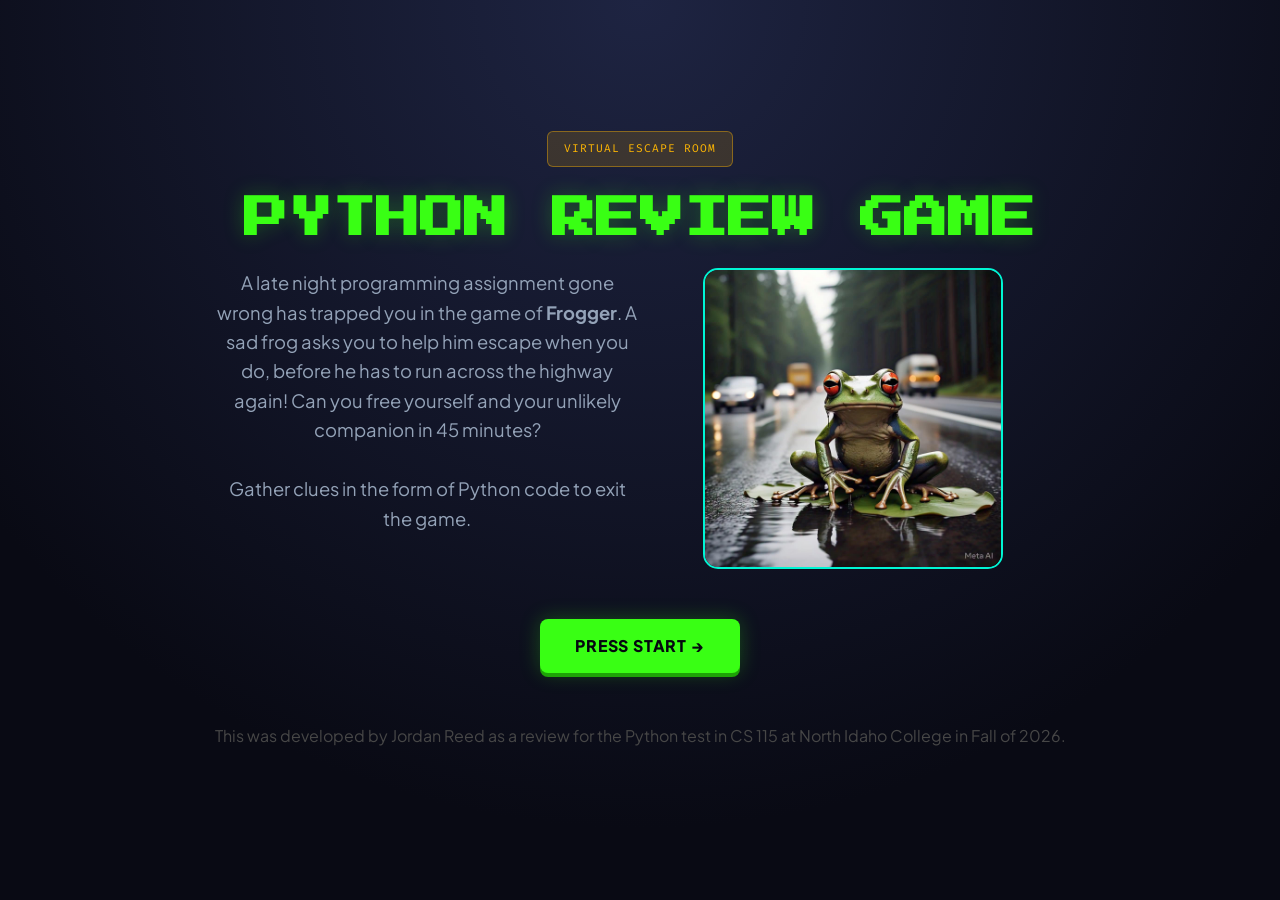
<file: index.html>
<!DOCTYPE html>
<html lang="en">
<head>
    <meta charset="UTF-8">
    <meta name="viewport" content="width=device-width, initial-scale=1.0">
    <title>Python Review Game</title>
    <link rel="stylesheet" href="custom.css">
</head>
<body>
    <header class="hero hero-landing">        
        <div class="hero-content">
            <span class="arcade-tag">VIRTUAL ESCAPE ROOM</span>
            <h1>PYTHON REVIEW GAME</h1>
            
            <div style="display: grid; grid-template-columns: repeat(auto-fill, minmax(400px, 1fr));">
                
                <div style="display: flex;">
                    <p style="max-width: 800px;">
                        A late night programming assignment gone wrong has trapped you in the game of <strong>Frogger</strong>. A sad frog asks you to help him escape when you do, before he has to run across the highway again! Can you free yourself and your unlikely companion in 45 minutes? 

                        <br /><br />Gather clues in the form of Python code to exit the game.
                    </p>
                </div>
                <div style="display: flex; justify-content: center;">
                    <Image 
                        src="images/frogger.jpg" style="width: 300px; border-radius: 15px; border: 2px solid var(--river-cyan);" 
                        alt="Trapped sad pixel art frog behind arcade glass" 
                        caption="Subject #404: Un-freed" 
                    />
                </div>
            </div>
            
            <div style="margin-top: 50px;">
                <a class="btn-primary" href="home.html">
                Press Start &rarr;
            </a>
            </div>
            

            <p style="padding-top: 50px; color: rgb(71, 71, 71); font-size: 16px; bottom: 0;">
                This was developed by Jordan Reed as a review for the Python test in CS 115 at North Idaho College in Fall of 2026.
            </p>
        </div>
        
    </header>
    
</body>
</html>
</file>
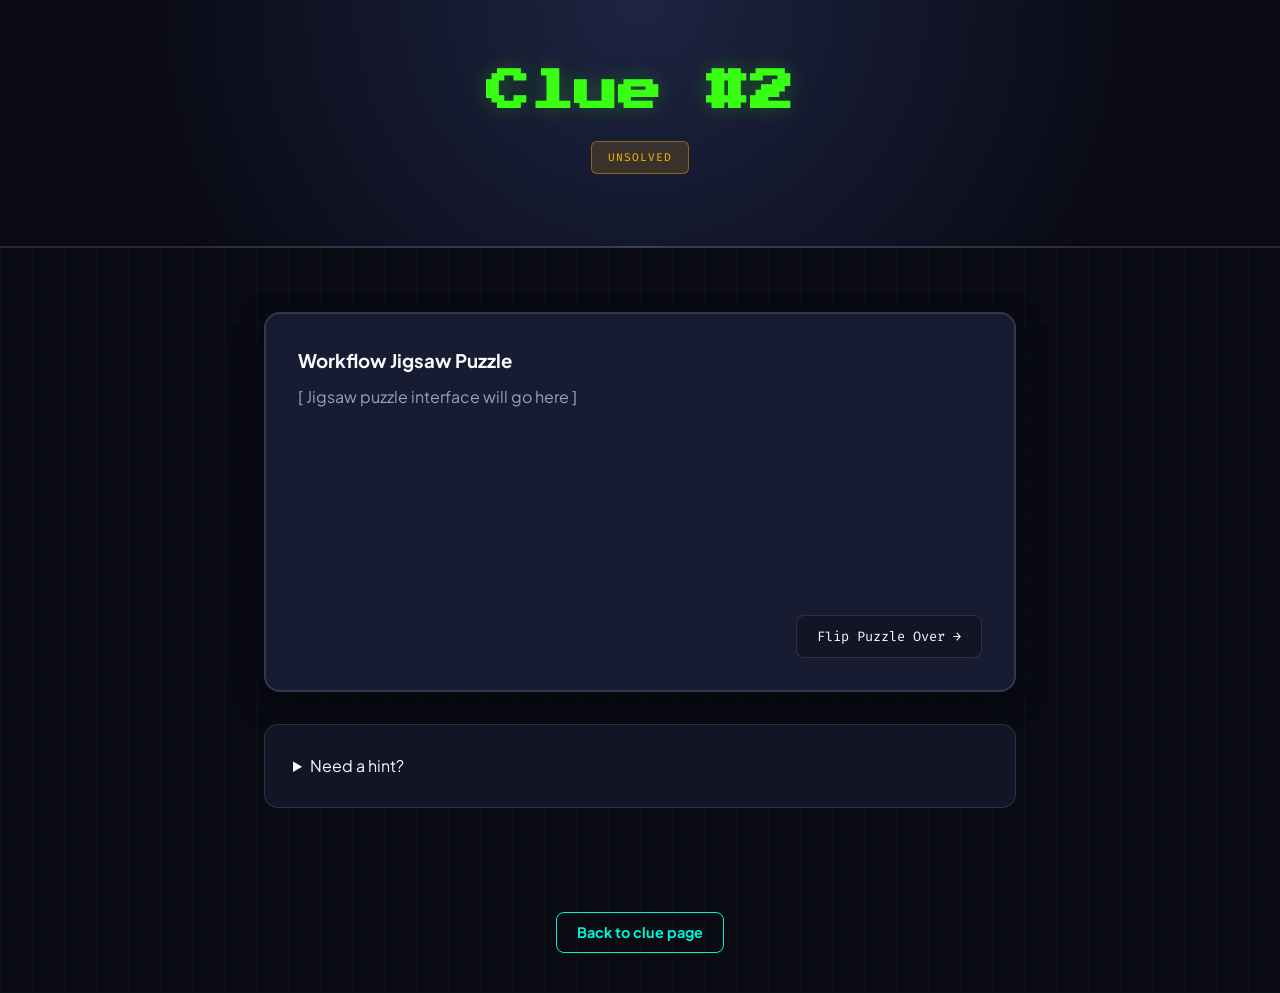
<file: clue2_puzzle.html>
<!DOCTYPE html>
<html lang="en">
    <head>
        <meta charset="UTF-8">
        <meta name="viewport" content="width=device-width, initial-scale=1.0">
        <title>Clue #2</title>
        <link rel="stylesheet" href="custom.css">
    </head>

    <body>
        <header class="hero">
            <div class="hero-content">
                
                <h1>Clue #2</h1>
                
                <button class="arcade-tag status-toggle" type="button" aria-pressed="false"
                data-clue-id="2">
                    Unsolved
                </button>
            </div>
        </header>

        <!-- main content of page -->
        <main class="container" style="max-width: 800px; padding: 2rem 1.5rem;">
            
            <!-- puzzle portion -->
            <div class="flip-card-container" >
                <input type="checkbox" id="puzzle-flip-toggle" class="flip-checkbox">

                <div class="flip-card">
                    <!-- FRONT SIDE -->
                    <div class="flip-card-face flip-front">
                        <div>
                            <h3>Workflow Jigsaw Puzzle</h3>
                            <p style="color: var(--text-muted); margin-top: 0.5rem;">
                                [ Jigsaw puzzle interface will go here ]
                            </p>
                        </div>
                        <div style="text-align: right; position: relative; z-index: 5;">
                            <label for="puzzle-flip-toggle" class="btn-flip">Flip Puzzle Over &rarr;</label>
                        </div>
                    </div>

                    <!-- BACK SIDE -->
                    <div class="flip-card-face flip-back">
                        <div>
                            <h3>Grid Clue</h3>
                            <p style="color: var(--text-muted); margin-top: 0.5rem; font-size: 0.9rem;">
                                The reverse side reveals the initial state matrix for the river cell simulation. Trace one generation to find Digit 3.
                            </p>
                            <div class="conway-preview-grid">
                                <span>.</span><span>#</span><span>.</span>
                                <span>#</span><span>#</span><span>.</span>
                                <span>.</span><span>.</span><span>#</span>
                            </div>
                        </div>

                        <div style="position: relative; z-index: 5;">
                            <label for="puzzle-flip-toggle" class="btn-flip">&larr; Flip Back to Puzzle</label>
                        </div>
                    </div>
                </div>
            </div>

            <!-- hint button -->
            <details class="panel" style="margin-bottom: 2rem;">
                <summary>Need a hint?</summary>
                <p style="margin-top: 0.75rem; color: var(--text-muted);">
                    Solve the jigsaw puzzle.
                </p>

                <details style="margin-top: 2rem;">
                    <summary>Need another hint?</summary>
                    <p style="margin-top: 0.75rem; color: var(--text-muted);">
                        The revserse side of the puzzle reveals a grid of cells to use in Conway's Game of Life.
                    </p>
                </details>
            </details>

        </main>

        <footer style="padding:40px; text-align: center;">
            <a class="btn-investigate" href="home.html" style="display: inline-block; width: auto; padding: 0.5rem 1.25rem;">Back to clue page</a>
        </footer>

        <script src="js/progress.js"></script>
    </body>
</html>
</file>
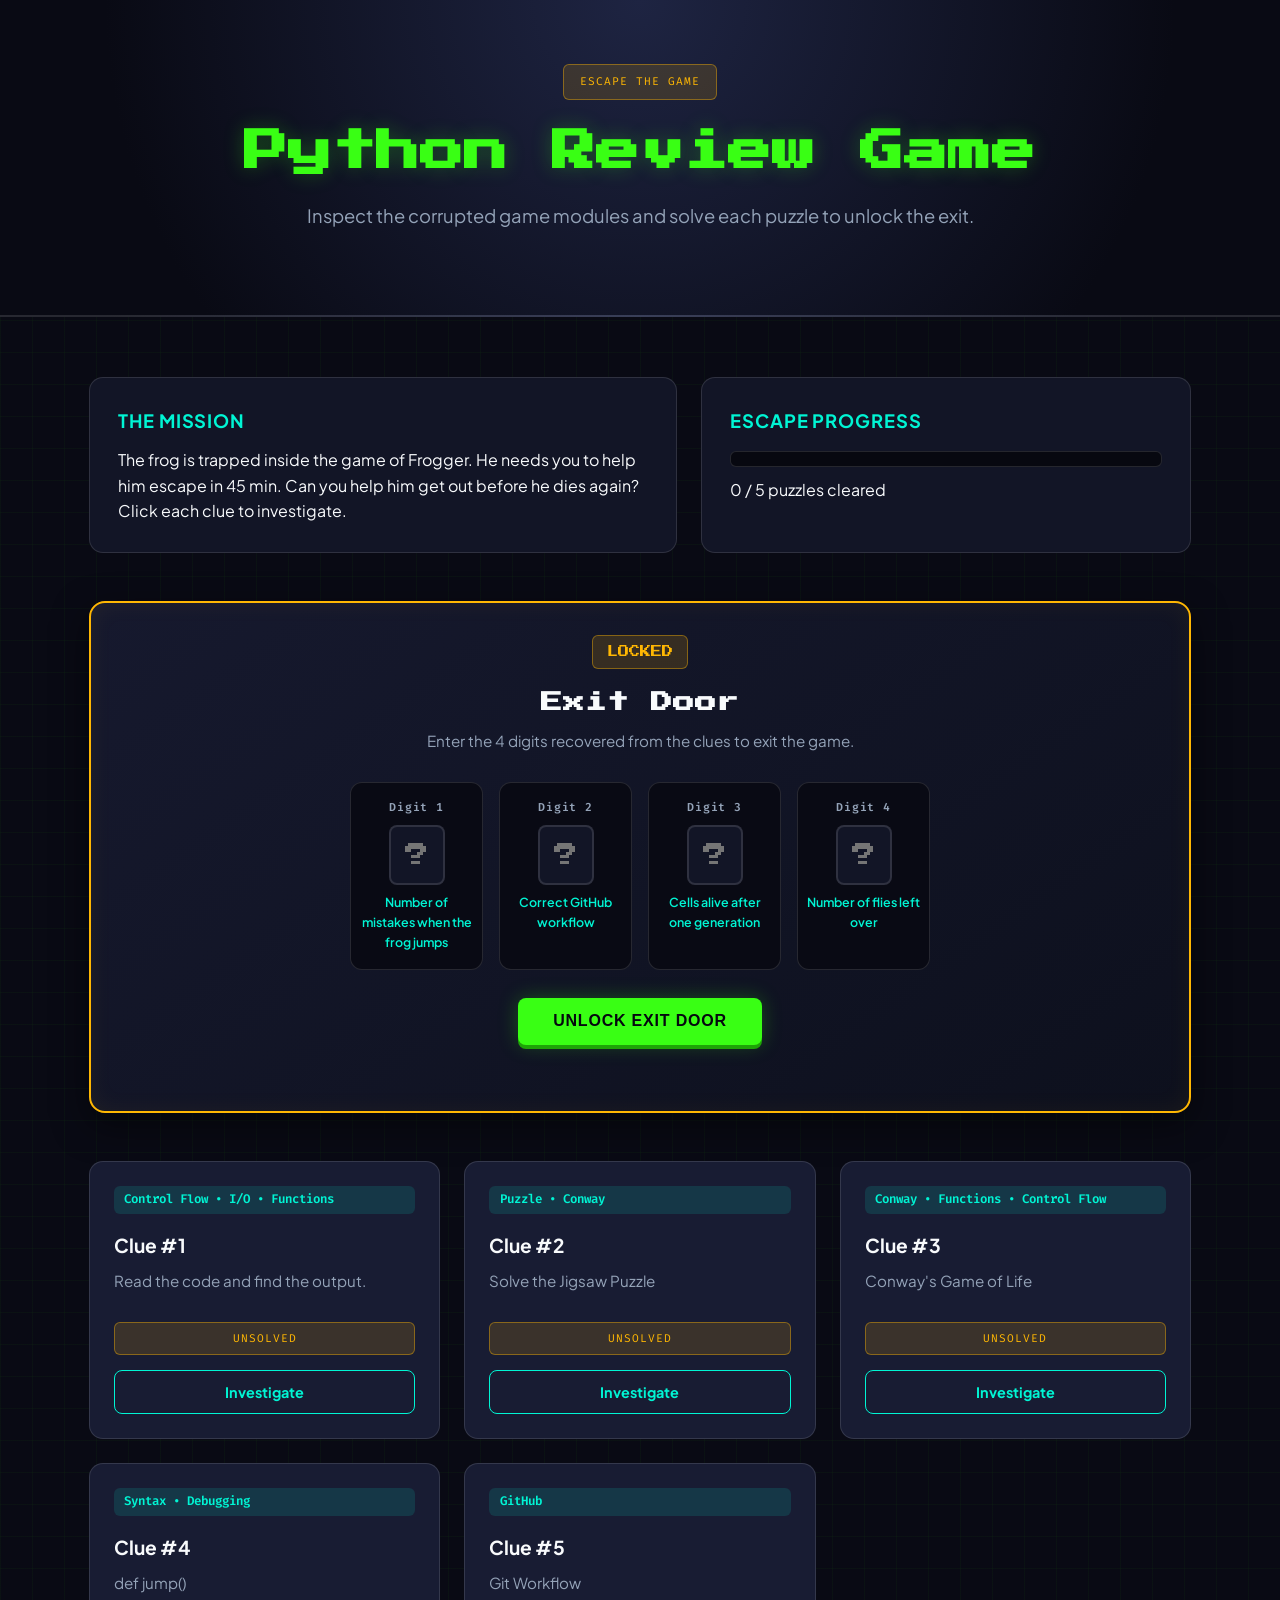
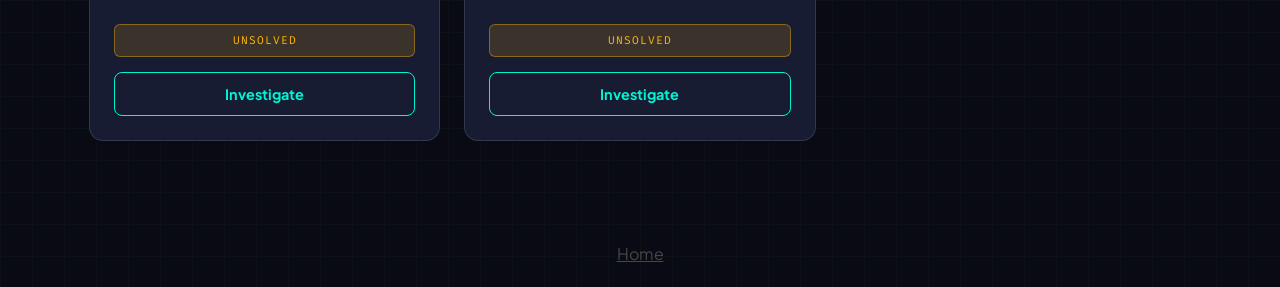
<file: home.html>
<!DOCTYPE html>
<html lang="en">
<head>
    <meta charset="UTF-8">
    <meta name="viewport" content="width=device-width, initial-scale=1.0">
    <title>Clues</title>
    <link rel="stylesheet" href="custom.css">
    
</head>
<body>

    <header class="hero">
        <div class="hero-content">
            <span class="arcade-tag">Escape the Game</span>
            <h1>Python Review Game</h1>
            <p>Inspect the corrupted game modules and solve each puzzle to unlock the exit.</p>
        </div>
    </header>

    <main class="container">
        <!-- Mission & Live Progress -->
        <section class="dashboard-top">
            <div class="panel">
                <h2>The Mission</h2>
                <p>
                    The frog is trapped inside the game of Frogger. He needs you to help him escape in 45 min. Can you help him get out before he dies again?

                    Click each clue to investigate.
                </p>
            </div>

            <div class="panel">
                <h2>Escape Progress</h2>
                <div class="progress-bar" role="progressbar"aria-label="Puzzle progress" aria-valuemin="0" aria-valuemax="5" aria-valuenow="0">
                    <div class="progress-fill" id="progress-fill"></div>
                </div>
                <div>
                    <p id="progress-text">0 / 5 puzzles cleared</p>
                </div>
            </div>
        </section>

        <!-- exit vault -->
        <section class="exit-vault">
            <div class="vault-header">
                <div class="vault-badge">LOCKED</div>
                <h2>Exit Door</h2>
                <p>
                    Enter the 4 digits recovered from the clues to exit the game.</p>
            </div>

            <!-- vault grid -->
            <div class="vault-digits-grid">
                <div class="digit-slot">
                    <label for="digit 1">Digit 1</label>
                    <input type="text" class="digit-input" maxlength="1" inputmode="numeric" placeholder="?">
                    <span class="digit-hint">Number of mistakes when the frog jumps</span>
                </div>
                <div class="digit-slot">
                    <label for="digit 1">Digit 2</label>
                    <input type="text" class="digit-input" maxlength="1" inputmode="numeric" placeholder="?">
                    <span class="digit-hint">Correct GitHub workflow</span>
                </div>
                <div class="digit-slot">
                    <label for="digit 1">Digit 3</label>
                    <input type="text" class="digit-input" maxlength="1" inputmode="numeric" placeholder="?">
                    <span class="digit-hint">Cells alive after one generation</span>
                </div>
                <div class="digit-slot">
                    <label for="digit 1">Digit 4</label>
                    <input type="text" class="digit-input" maxlength="1" inputmode="numeric" placeholder="?">
                    <span class="digit-hint">Number of flies left over</span>
                </div>
            </div>

            <!-- submit guess -->
             <div class="vault-controls">
                <button class="btn-primary">Unlock Exit Door</button>
                <p class="vault-feedback"></p>
             </div>
        </section>

        <!-- clue grid  -->
        <div class="clue-grid">
            <div class="clue-card" data-clue-id="1">
                <div class="card-badge">Control Flow • I/O • Functions</div>
                <h3>Clue #1</h3>
                <p>Read the code and find the output.</p>

                <button class="arcade-tag status-toggle" type="button" aria-pressed="false"
                data-clue-id="1"
                style="margin-top: 5px; margin-bottom: 15px">
                    Unsolved
                </button>

                <a class="btn-investigate" href="clue1.html">Investigate</a>
                
                
            </div>
            <div class="clue-card" data-clue-id="2">
                <div class="card-badge">Puzzle • Conway</div>
                <h3>Clue #2</h3>
                <p>Solve the Jigsaw Puzzle</p>

                <button class="arcade-tag status-toggle" type="button" aria-pressed="false"
                data-clue-id="2"
                style="margin-top: 5px; margin-bottom: 15px">
                    Unsolved
                </button>

                <a class="btn-investigate" href="clue2_puzzle.html">Investigate</a>
            </div>
            <div class="clue-card" data-clue-id="3">
                <div class="card-badge">Conway • Functions • Control Flow</div>
                <h3>Clue #3</h3>
                <p>Conway's Game of Life</p>

                <button class="arcade-tag status-toggle" type="button" aria-pressed="false"
                data-clue-id="3"
                style="margin-top: 5px; margin-bottom: 15px">
                    Unsolved
                </button>

                <a class="btn-investigate" href="clue3_conway.html">Investigate</a>
            </div>
            <div class="clue-card" data-clue-id="4">
                <div class="card-badge">Syntax • Debugging</div>
                <h3>Clue #4</h3>
                <p>def jump()</p>

                <button class="arcade-tag status-toggle" type="button" aria-pressed="false"
                data-clue-id="4"
                style="margin-top: 5px; margin-bottom: 15px">
                    Unsolved
                </button>

                <a class="btn-investigate" href="clue4_syntax.html">Investigate</a>
            </div>
            <div class="clue-card" data-clue-id="5">
                <div class="card-badge">GitHub</div>
                <h3>Clue #5</h3>
                <p>Git Workflow</p>

                <button class="arcade-tag status-toggle" type="button" aria-pressed="false"
                data-clue-id="5"
                style="margin-top: 5px; margin-bottom: 15px">
                    Unsolved
                </button>

                <a class="btn-investigate" href="clue5_github.html">Investigate</a>
            </div>
        </div>
    </main>

    <!-- popup after winning -->
     <dialog class="puzzle-modal" id="ending-dialog" >

        <div style="display: grid; grid-template-columns: minmax(0, 1fr) minmax(0, 1fr);">
            <div style="display: flex; flex-direction: column; align-items: center; justify-content: center;">
                <img class="ending-image"
                    src="images/happy-frog.jpg"
                    alt="Frog escaping the game"
                    style="border-radius: 15px; border: 2px solid var(--river-cyan);">
            </div>
            <div style="display: flex; flex-direction: column; justify-content: center; gap: 10px; padding: 20px;">
                <h2>The Frog Is Free!</h2>
                <p>
                    The final lock clicks open. The frog makes one last leap out of the arcade and onto safe ground. You made it out!
                </p>
            </div>

        </div>

        <button class="btn-primary" type="button" id="close-ending">Close</button>

    </dialog>

    <footer style="padding:20px">
        <a style="display: flex; justify-content: center; color: rgb(71, 71, 71);" href="index.html">Home</a>
    </footer>
    <script src="js/progress.js"></script>

</body>
</html>
</file>
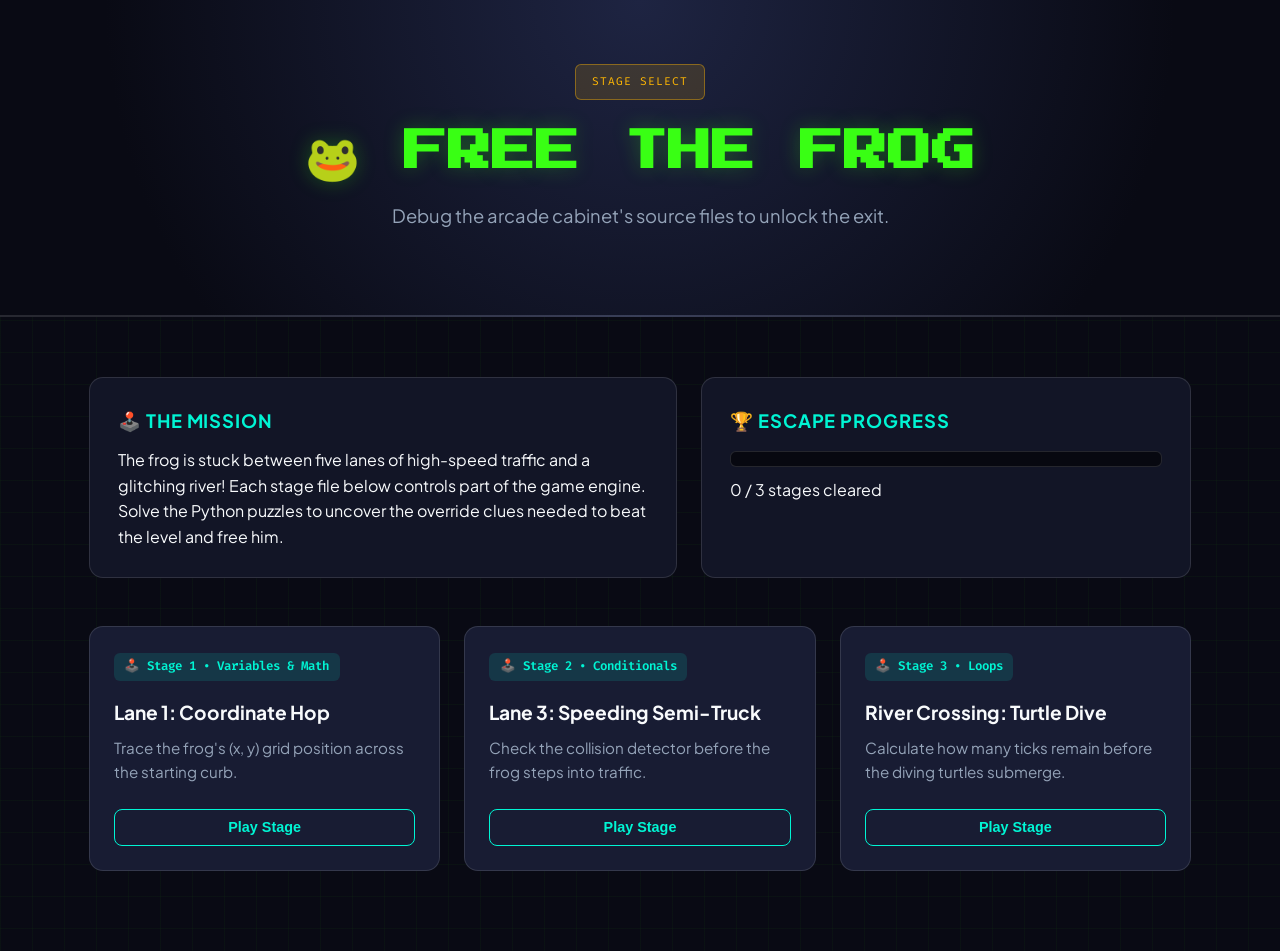
<file: NEW_HOME.HTML>
<!DOCTYPE html>
<html lang="en">
<head>
    <meta charset="UTF-8">
    <meta name="viewport" content="width=device-width, initial-scale=1.0">
    <title>Arcade Stages | Free the Frog</title>
    <link rel="stylesheet" href="custom.css">
</head>
<body>

    <header class="hero">
        <div class="hero-content">
            <span class="arcade-tag">STAGE SELECT</span>
            <h1>🐸 FREE THE FROG</h1>
            <p>Debug the arcade cabinet's source files to unlock the exit.</p>
        </div>
    </header>

    <main class="container">
        <!-- Mission & Live Progress -->
        <section class="dashboard-top">
            <div class="panel">
                <h2>🕹️ The Mission</h2>
                <p>
                    The frog is stuck between five lanes of high-speed traffic and a glitching river! 
                    Each stage file below controls part of the game engine. Solve the Python puzzles 
                    to uncover the override clues needed to beat the level and free him.
                </p>
            </div>

            <div class="panel">
                <h2>🏆 Escape Progress</h2>
                <div class="progress-bar">
                    <div class="progress-fill" id="progress-fill"></div>
                </div>
                <p id="progress-text">0 / 3 stages cleared</p>
            </div>
        </section>

        <!-- Clue Cards Grid -->
        <section class="clue-grid" id="clue-grid"></section>
    </main>

    <!-- Interactive Puzzle Modal -->
    <dialog class="puzzle-modal" id="puzzle-modal">
        <h2 id="modal-title" style="color: var(--frog-green);">Stage Title</h2>
        <p id="modal-desc" style="margin-top: 0.5rem; color: var(--text-muted);"></p>
        <pre class="code-block" id="modal-code"></pre>
        
        <div class="answer-row">
            <input type="text" id="answer-input" placeholder="Enter output or override code...">
            <button class="btn-primary" id="submit-answer">Unlock</button>
        </div>
        <p id="feedback-msg" style="margin-top: 0.85rem; font-weight: 600;"></p>
        
        <div style="text-align: right; margin-top: 1.5rem;">
            <button class="btn-investigate" style="width: auto; padding: 0.45rem 1.25rem;" onclick="modal.close()">Close</button>
        </div>
    </dialog>

    <script>
        // Replace these sample stages with your 12 Frogger puzzles!
        const clues = [
            {
                id: 1,
                title: "Lane 1: Coordinate Hop",
                topic: "Variables & Math",
                summary: "Trace the frog's (x, y) grid position across the starting curb.",
                prompt: "What final y-coordinate is printed after these hops?",
                code: "y = 0\nhop_size = 40\ny = y + hop_size * 3\ny = y - (hop_size // 2)\nprint(y)",
                answer: "100",
                rewardClue: "Override Digit #1: 7"
            },
            {
                id: 2,
                title: "Lane 3: Speeding Semi-Truck",
                topic: "Conditionals",
                summary: "Check the collision detector before the frog steps into traffic.",
                prompt: "What status message does the collision engine print?",
                code: "frog_x = 120\ntruck_x = 100\ntruck_width = 50\nif frog_x >= truck_x and frog_x <= truck_x + truck_width:\n    print('SPLAT')\nelse:\n    print('SAFE')",
                answer: "SPLAT",
                rewardClue: "Passcode Fragment: HOP"
            },
            {
                id: 3,
                title: "River Crossing: Turtle Dive",
                topic: "Loops",
                summary: "Calculate how many ticks remain before the diving turtles submerge.",
                prompt: "What value of 'ticks' is printed at the end?",
                code: "ticks = 0\nfor frame in range(2, 10, 3):\n    ticks += frame\nprint(ticks)",
                answer: "15",
                rewardClue: "Override Digit #2: 4"
            }
            // Add Clues 4 through 12 here!
        ];

        let solvedIds = JSON.parse(localStorage.getItem('froggerSolved')) || [];
        let activeClue = null;

        const grid = document.getElementById('clue-grid');
        const modal = document.getElementById('puzzle-modal');

        function renderDashboard() {
            grid.innerHTML = '';
            clues.forEach(clue => {
                const isSolved = solvedIds.includes(clue.id);
                const card = document.createElement('div');
                card.className = `clue-card ${isSolved ? 'solved' : ''}`;
                card.innerHTML = `
                    <div>
                        <span class="card-badge">${isSolved ? '✅ CLEARED' : `🕹️ Stage ${clue.id} • ${clue.topic}`}</span>
                        <h3>${clue.title}</h3>
                        <p>${isSolved ? `<strong style="color: var(--frog-green);">Unlocked:</strong> ${clue.rewardClue}` : clue.summary}</p>
                    </div>
                    <button class="btn-investigate" onclick="openClue(${clue.id})">
                        ${isSolved ? 'Inspect Code' : 'Play Stage'}
                    </button>
                `;
                grid.appendChild(card);
            });

            const pct = Math.round((solvedIds.length / clues.length) * 100);
            document.getElementById('progress-fill').style.width = `${pct}%`;
            document.getElementById('progress-text').textContent = `${solvedIds.length} / ${clues.length} stages cleared`;
        }

        function openClue(id) {
            activeClue = clues.find(c => c.id === id);
            document.getElementById('modal-title').textContent = `Stage ${activeClue.id}: ${activeClue.title}`;
            document.getElementById('modal-desc').textContent = activeClue.prompt;
            document.getElementById('modal-code').textContent = activeClue.code;
            document.getElementById('answer-input').value = '';
            document.getElementById('feedback-msg').textContent = '';
            modal.showModal();
        }

        document.getElementById('submit-answer').addEventListener('click', () => {
            const guess = document.getElementById('answer-input').value.trim();
            const feedback = document.getElementById('feedback-msg');

            if (guess.toLowerCase() === activeClue.answer.toLowerCase()) {
                feedback.style.color = '#39ff14';
                feedback.textContent = `STAGE CLEARED! ${activeClue.rewardClue}`;
                if (!solvedIds.includes(activeClue.id)) {
                    solvedIds.push(activeClue.id);
                    localStorage.setItem('froggerSolved', JSON.stringify(solvedIds));
                    renderDashboard();
                }
            } else {
                feedback.style.color = '#ff4d6d';
                feedback.textContent = 'GAME OVER — Check your code trace and try again!';
            }
        });

        renderDashboard();
    </script>
</body>
</html>
</file>
<file: custom.css>
@import url('https://fonts.googleapis.com/css2?family=Fira+Code:wght@400;600&family=Plus+Jakarta+Sans:wght@400;600;800&family=Press+Start+2P&display=swap');

:root {
    --bg-arcade: #090a14;
    --bg-surface: #121526;
    --bg-card: #181c33;
    --frog-green: #39ff14;
    --frog-glow: rgba(57, 255, 20, 0.25);
    --highway-amber: #ffb703;
    --river-cyan: #00f5d4;
    --text-main: #f8fafc;
    --text-muted: #94a3b8;
    --border-subtle: rgba(255, 255, 255, 0.12);
}

* {
    box-sizing: border-box;
    margin: 0;
    padding: 0;
}

body {
    font-family: 'Plus Jakarta Sans', sans-serif;
    background-color: var(--bg-arcade);
    /* Subtle arcade grid background */
    background-image: 
        linear-gradient(rgba(57, 255, 20, 0.03) 1px, transparent 1px),
        linear-gradient(90deg, rgba(57, 255, 20, 0.03) 1px, transparent 1px);
    background-size: 32px 32px;
    color: var(--text-main);
    line-height: 1.6;
    min-height: 100vh;
}

/* --- Hero Section --- */
.hero {
    background: radial-gradient(circle at top center, #1e2442 0%, var(--bg-arcade) 75%);
    padding: 4rem 1.5rem 3rem;
    text-align: center;
    border-bottom: 2px solid var(--border-subtle);
}

.hero-landing {
    min-height: 100vh;
    display: flex;
    align-items: center;
    justify-content: center;
    border-bottom: none;
}

.hero-content {
    /* max-width: 720px; */
    margin: 0 auto;
}

.arcade-tag {
    display: inline-block;
    /* font-family: 'Press Start 2P', monospace; */
    font-family: 'Fira Code', monospace;
    text-transform: uppercase;
    font-size: 0.7rem;
    letter-spacing: 1px;
    padding: 0.5rem 1rem;
    border-radius: 6px;
    background: rgba(255, 183, 3, 0.15);
    color: var(--highway-amber);
    border: 1px solid rgba(255, 183, 3, 0.4);
    margin-bottom: 1.5rem;
}

.hero h1 {
    font-family: 'Press Start 2P', monospace;
    font-size: clamp(1.75rem, 4vw, 2.75rem);
    line-height: 1.3;
    margin-bottom: 1.25rem;
    color: var(--frog-green);
    text-shadow: 0 0 20px var(--frog-glow);
}

.hero p {
    font-size: 1.15rem;
    color: var(--text-muted);
    margin-bottom: 2.25rem;
}

/* --- Arcade Buttons --- */
.btn-primary {
    display: inline-flex;
    align-items: center;
    gap: 0.6rem;
    padding: 0.9rem 2.2rem;
    background-color: var(--frog-green);
    color: #05080f;
    font-weight: 800;
    font-size: 1rem;
    text-transform: uppercase;
    letter-spacing: 0.05em;
    text-decoration: none;
    border: none;
    border-radius: 8px;
    cursor: pointer;
    transition: transform 0.15s ease, box-shadow 0.15s ease;
    box-shadow: 0 4px 0 #1ea307, 0 0 20px var(--frog-glow);
}

.btn-primary:hover {
    transform: translateY(-2px);
    box-shadow: 0 6px 0 #1ea307, 0 0 30px rgba(57, 255, 20, 0.5);
}

.btn-primary:active {
    transform: translateY(2px);
    box-shadow: 0 2px 0 #1ea307;
}

/* --- Container & Top Panels --- */
.container {
    max-width: 1150px;
    margin: 0 auto;
    padding: 2.5rem 1.5rem 5rem;
}

.dashboard-top {
    display: grid;
    grid-template-columns: 1.2fr 1fr;
    gap: 1.5rem;
    margin-bottom: 3rem;
}

@media (max-width: 768px) {
    .dashboard-top { grid-template-columns: 1fr; }
}

.panel {
    background: var(--bg-surface);
    border: 1px solid var(--border-subtle);
    border-radius: 14px;
    padding: 1.75rem;
    margin-top: 20px;
}

.panel h2 {
    font-size: 1.15rem;
    text-transform: uppercase;
    letter-spacing: 0.05em;
    margin-bottom: 0.75rem;
    color: var(--river-cyan);
}

.progress-bar {
    width: 100%;
    height: 16px;
    background: #070810;
    border-radius: 6px;
    overflow: hidden;
    margin: 1rem 0 0.6rem;
    border: 1px solid var(--border-subtle);
    padding: 2px;
}

.progress-fill {
    height: 100%;
    width: 0%;
    border-radius: 4px;
    background: linear-gradient(90deg, var(--river-cyan), var(--frog-green));
    transition: width 0.5s cubic-bezier(0.4, 0, 0.2, 1);
}

/* --- Clue Grid & Cards --- */
.clue-grid {
    display: grid;
    grid-template-columns: repeat(auto-fill, minmax(290px, 1fr));
    gap: 1.5rem;
}

.clue-card {
    background: var(--bg-card);
    border: 1px solid var(--border-subtle);
    border-radius: 14px;
    padding: 1.5rem;
    display: flex;
    flex-direction: column;
    justify-content: space-between;
    transition: transform 0.2s ease, border-color 0.2s ease, box-shadow 0.2s ease;
}

.clue-card:hover {
    transform: translateY(-5px);
    border-color: var(--river-cyan);
    box-shadow: 0 12px 28px rgba(0, 0, 0, 0.45);
}

.clue-card.solved {
    border-color: var(--frog-green);
    background: linear-gradient(155deg, var(--bg-card), rgba(57, 255, 20, 0.07));
}

.card-badge {
    display: inline-block;
    font-family: 'Fira Code', monospace;
    font-size: 0.78rem;
    font-weight: 600;
    padding: 0.25rem 0.65rem;
    border-radius: 6px;
    background: rgba(0, 245, 212, 0.12);
    color: var(--river-cyan);
    margin-bottom: 1rem;
}

.clue-card.solved .card-badge {
    background: rgba(57, 255, 20, 0.18);
    color: var(--frog-green);
}

.clue-card h3 {
    font-size: 1.2rem;
    margin-bottom: 0.5rem;
}

.clue-card p {
    color: var(--text-muted);
    font-size: 0.95rem;
    margin-bottom: 1.5rem;
}

.btn-investigate {
    width: 100%;
    padding: 0.65rem;
    border-radius: 8px;
    border: 1px solid var(--river-cyan);
    background: transparent;
    color: var(--river-cyan);
    font-weight: 700;
    cursor: pointer;
    transition: all 0.2s ease;
}

.btn-investigate:hover {
    background: var(--river-cyan);
    color: #05080f;
}

.clue-card.solved .btn-investigate {
    border-color: var(--frog-green);
    color: var(--frog-green);
}

.clue-card.solved .btn-investigate:hover {
    background: var(--frog-green);
    color: #05080f;
}

/* --- Interactive Puzzle Modal --- */
dialog.puzzle-modal {
    margin: auto;
    background: var(--bg-surface);
    color: var(--text-main);
    border: 2px solid var(--frog-green);
    border-radius: 16px;
    padding: 2rem;
    max-width: 620px;
    width: 92%;
    box-shadow: 0 25px 60px rgba(0, 0, 0, 0.85);
}

dialog.puzzle-modal h2 {
    font-size: 1.15rem;
    text-transform: uppercase;
    letter-spacing: 0.05em;
    margin-bottom: 0.75rem;
    color: var(--river-cyan);
}

dialog::backdrop {
    background: rgba(5, 7, 15, 0.85);
    backdrop-filter: blur(5px);
}

pre.code-block {
    font-family: 'Fira Code', monospace;
    background: #070810 !important;
    padding: 1.1rem;
    border-radius: 10px;
    border: 1px solid var(--border-subtle);
    overflow-x: auto;
    margin: 1rem 0;
    color: #a5f3fc;
    font-size: 0.9rem;
}

.answer-row {
    display: flex;
    gap: 0.6rem;
    margin-top: 2rem;
}

.answer-row input {
    flex: 1;
    padding: 0.75rem 1rem;
    border-radius: 8px;
    border: 1px solid var(--border-subtle);
    background: var(--bg-arcade);
    color: white;
    font-family: 'Fira Code', monospace;
}

.answer-row input:focus {
    outline: none;
    border-color: var(--frog-green);
}

.btn-investigate {
    display: inline-block;
    text-decoration: none;
    text-align: center;
    padding: 0.6rem 1.25rem;
    border-radius: 8px;
    border: 1px solid var(--river-cyan);
    color: var(--river-cyan);
    font-weight: 700;
    font-size: 0.9rem;
    transition: all 0.2s ease;
}

.btn-investigate:hover {
    background: var(--river-cyan);
    color: #05080f;
}

/* exit vault */
.exit-vault {
    background: linear-gradient(145deg, #16192e, #0d101d);
    border: 2px solid var(--highway-amber);
    border-radius: 16px;
    padding: 2rem;
    margin-bottom: 3rem;
    text-align: center;
    box-shadow: 0 12px 35px rgba(0, 0, 0, 0.5), inset 0 0 25px rgba(255, 183, 3, 0.06);
    transition: border-color 0.3s ease, box-shadow 0.3s ease;
}

.vault-badge {
    display: inline-block;
    font-family: 'Press Start 2P', monospace;
    font-size: 0.7rem;
    padding: 0.45rem 0.9rem;
    border-radius: 6px;
    background: rgba(255, 183, 3, 0.15);
    color: var(--highway-amber);
    border: 1px solid rgba(255, 183, 3, 0.4);
    margin-bottom: 1rem;
}

.vault-badge.unlocked {
    background: rgba(57, 255, 20, 0.15);
    color: var(--frog-green);
    border-color: var(--frog-green);
}

.vault-header h2 {
    font-family: 'Press Start 2P', monospace;
    font-size: 1.35rem;
    color: var(--text-main);
    margin-bottom: 0.6rem;
}
.vault-header p {
    color: var(--text-muted);
    max-width: 560px;
    margin: 0 auto 1.75rem;
    font-size: 0.95rem;
}

.vault-digits-grid {
    display: grid;
    grid-template-columns: repeat(4, 1fr);
    gap: 1rem;
    max-width: 580px;
    margin: 0 auto 1.75rem;
}

@media (max-width: 540px) {
    .vault-digits-grid {
        grid-template-columns: repeat(2, 1fr);
    }
}

.digit-slot {
    background: var(--bg-arcade);
    border: 1px solid var(--border-subtle);
    border-radius: 12px;
    padding: 1rem 0.5rem;
    display: flex;
    flex-direction: column;
    align-items: center;
    gap: 0.5rem;
}

.digit-slot label {
    font-family: 'Fira Code', monospace;
    font-size: 0.72rem;
    font-weight: 600;
    color: var(--text-muted);
    letter-spacing: 0.08em;
}

.digit-input {
    width: 3.5rem;
    height: 3.75rem;
    text-align: center;
    font-family: 'Press Start 2P', monospace;
    font-size: 1.5rem;
    color: var(--frog-green);
    background: var(--bg-surface);
    border: 2px solid var(--border-subtle);
    border-radius: 8px;
    transition: border-color 0.2s ease, box-shadow 0.2s ease;
}

.digit-input:focus {
    outline: none;
    border-color: var(--frog-green);
    box-shadow: 0 0 12px var(--frog-glow);
}

.digit-hint {
    font-size: 0.78rem;
    color: var(--river-cyan);
    font-weight: 600;
}

.vault-controls {
    display: flex;
    flex-direction: column;
    align-items: center;
    gap: 0.75rem;
}

.vault-feedback {
    font-family: 'Fira Code', monospace;
    font-size: 0.9rem;
    font-weight: 600;
    min-height: 1.4rem;
}

/* puzzle */

/* --- Pure CSS 3D Flip Card Component --- */
.flip-card-container {
    perspective: 1200px;
    width: 100%;
    /* max-width: 650px; */
    margin: 2rem auto;
    min-height: 380px;
}

.flip-checkbox {
    display: none;
}

.flip-card {
    position: relative;
    width: 100%;
    height: 100%;
    min-height: 380px;
    transition: transform 0.8s cubic-bezier(0.4, 0.2, 0.2, 1);
    transform-style: preserve-3d;
}

/* When checkbox is checked, rotate the card 180 degrees */
.flip-checkbox:checked ~ .flip-card {
    transform: rotateY(180deg);
}

.flip-card-face {
    position: absolute;
    inset: 0;
    backface-visibility: hidden;
    -webkit-backface-visibility: hidden;
    border-radius: 16px;
    padding: 2rem;
    background: var(--bg-card);
    border: 2px solid var(--border-subtle);
    display: flex;
    flex-direction: column;
    justify-content: space-between;
    box-shadow: 0 10px 30px rgba(0, 0, 0, 0.4);
}

.flip-front {
    z-index: 2;
}

.flip-back {
    transform: rotateY(180deg);
    background: linear-gradient(145deg, #141729, #1c1130);
    border-color: var(--river-cyan);
    z-index: 1;
}

.btn-flip {
    display: inline-block;
    background: var(--bg-surface);
    border: 1px solid var(--border-subtle);
    color: var(--text-main);
    padding: 0.6rem 1.25rem;
    border-radius: 8px;
    font-family: 'Fira Code', monospace;
    font-size: 0.85rem;
    cursor: pointer;
    transition: all 0.2s ease;
}

.btn-flip:hover {
    border-color: var(--frog-green);
    color: var(--frog-green);
}

/* Mini preview grid for the backside */
.conway-preview-grid {
    display: grid;
    grid-template-columns: repeat(3, 40px);
    gap: 6px;
    margin-top: 1.25rem;
    font-family: 'Fira Code', monospace;
    font-size: 1.2rem;
}

.conway-preview-grid span {
    background: var(--bg-arcade);
    border: 1px solid var(--border-subtle);
    height: 40px;
    display: flex;
    align-items: center;
    justify-content: center;
    border-radius: 6px;
    color: var(--river-cyan);
}

/* button status toggles  */
.status-toggle {
    appearance: none;
    cursor: pointer;
}

.status-toggle[aria-pressed="true"] {
    background: rgba(57, 255, 20, 0.15);
    color: var(--frog-green);
    border-color: rgba(57, 255, 20, 0.4);
}

.ending-image {
    display: block;
    width: 100%;
    max-height: 260px;
    object-fit: cover;
    border-radius: 10px;
    margin-bottom: 1.25rem;
}

#ending-dialog {
    width: min(90vw, 640px);
    max-width: 640px;
    max-height: 85vh;
    overflow-y: auto;
    padding: 1.5rem;
}
</file>
